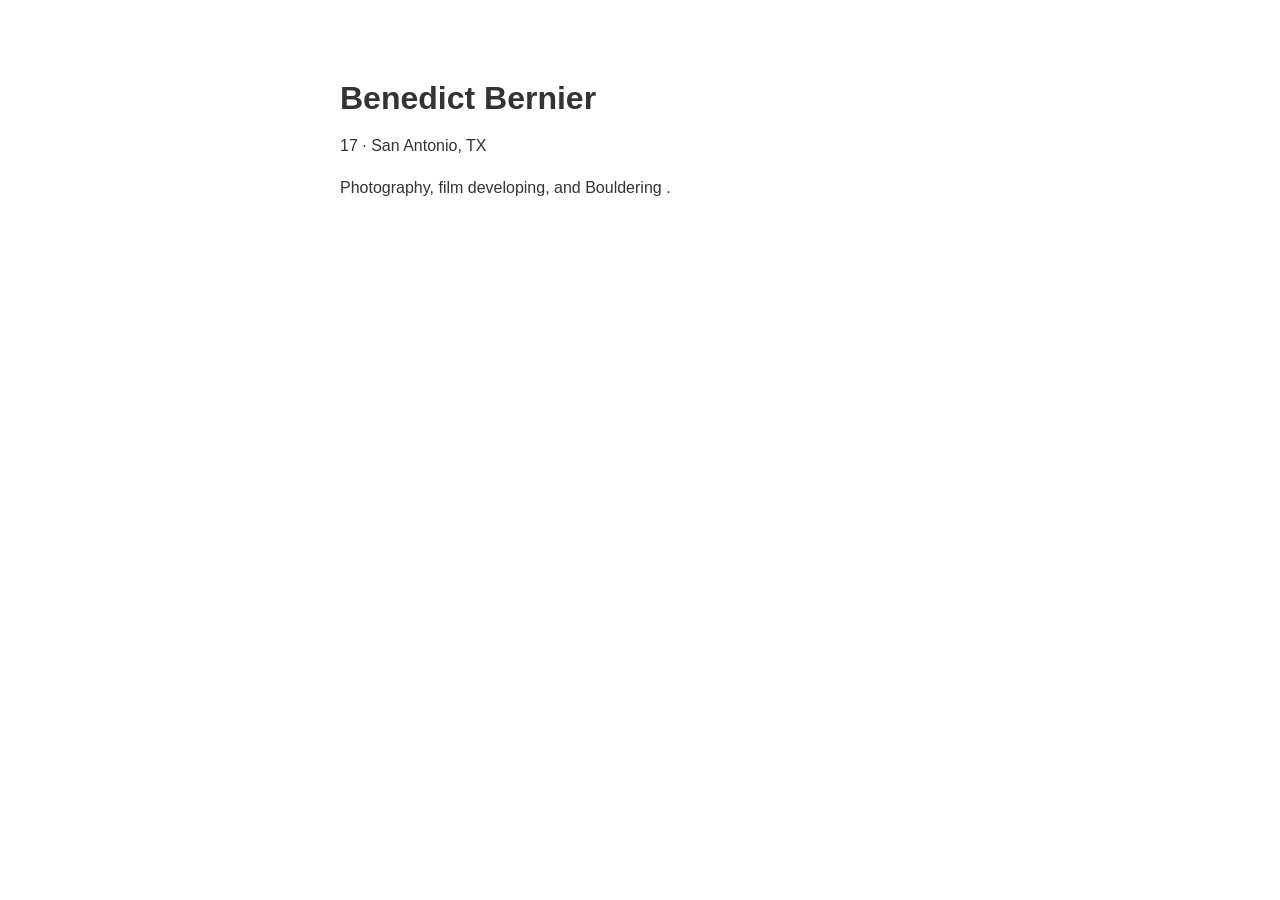
<file: index.html>
<!doctype html>
<html lang="en">
    <head>
        <meta charset="UTF-8" />
        <meta name="viewport" content="width=device-width, initial-scale=1.0" />
        <title>Benedict Bernier</title>
        <style>
            body {
                font-family: -apple-system, sans-serif;
                max-width: 600px;
                margin: 80px auto;
                padding: 0 20px;
                color: #333;
            }
            h1 {
                margin-bottom: 5px;
            }
            p {
                line-height: 1.6;
            }
            a {
                color: #0066cc;
            }
        </style>
    </head>
    <body>
        <h1>Benedict Bernier</h1>
        <p>17 · San Antonio, TX</p>
        <p>Photography, film developing, and Bouldering .</p>
    </body>
</html>
</file>
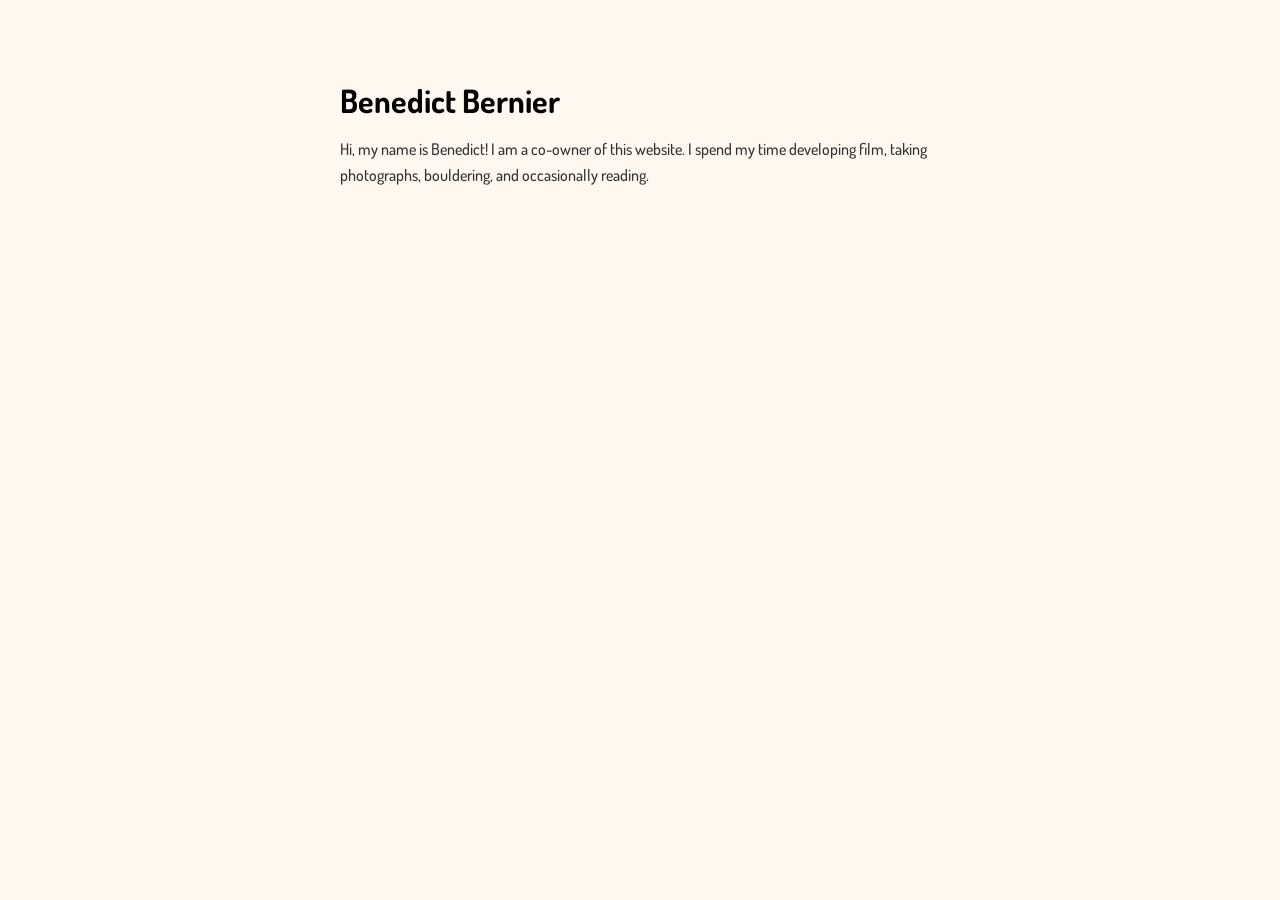
<file: benedict/index.html>
<!doctype html>
<html lang="en">
    <head>
        <meta charset="UTF-8" />
        <meta name="viewport" content="width=device-width, initial-scale=1.0" />
        <title>Benedict Bernier</title>
        <link
            href="https://fonts.googleapis.com/css2?family=Dosis:wght@500&display=swap"
            rel="stylesheet"
        />
        <style>
            body {
                font-family: "Dosis", sans-serif;
                font-weight: 500;
                max-width: 600px;
                margin: 80px auto;
                padding: 0 20px;
                color: #333;
                background-color: #fff8f0;
            }
            h1 {
                margin-bottom: 5px;
                color: black;
            }
            p {
                line-height: 1.6;
            }
            a {
                color: #0066cc;
            }
        </style>
    </head>
    <body>
        <h1>Benedict Bernier</h1>
        <p>
            Hi, my name is Benedict! I am a co-owner of this website. I spend my
            time developing film, taking photographs, bouldering, and
            occasionally reading.
        </p>
    </body>
</html>
</file>
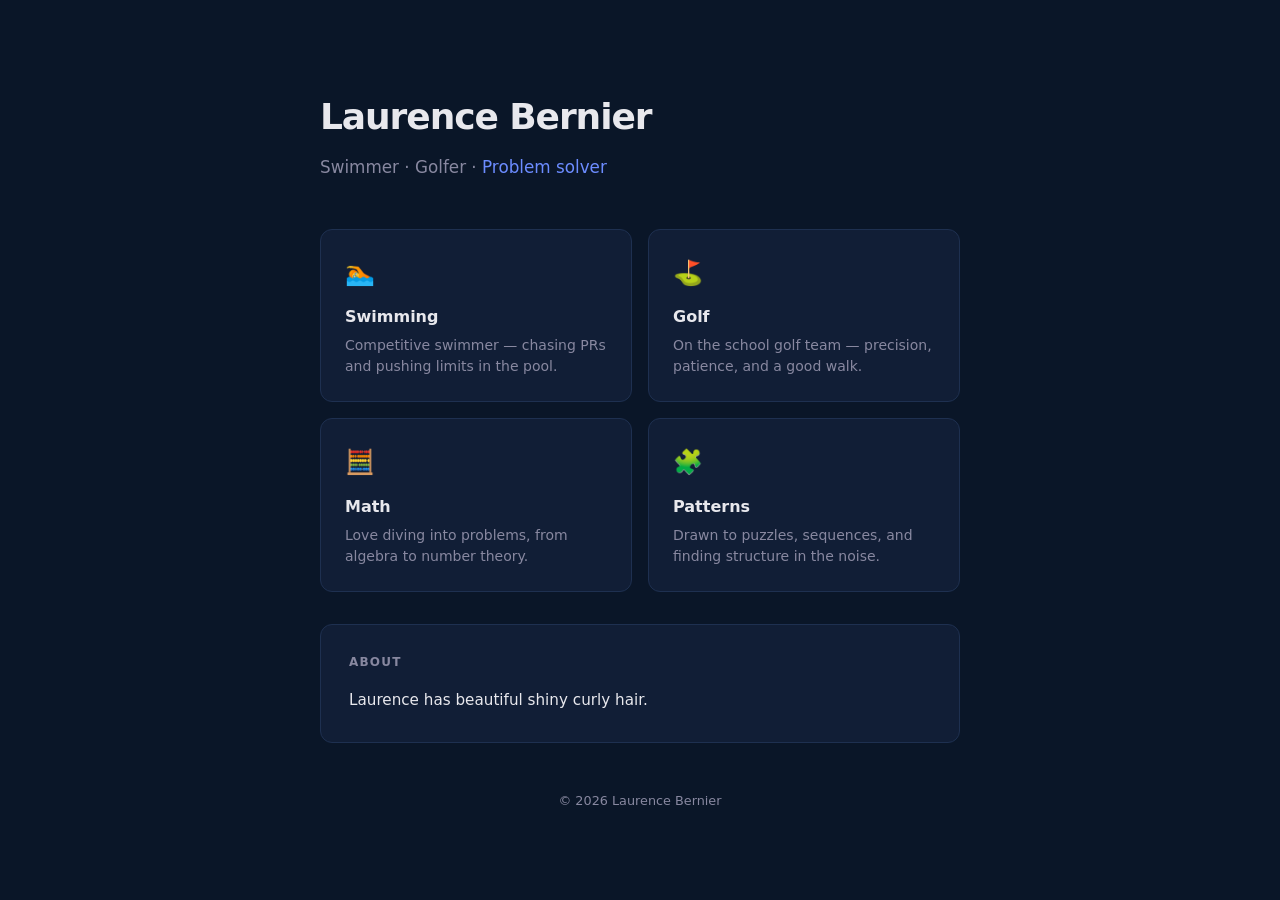
<file: laurence/index.html>
<!DOCTYPE html>
<html lang="en">
<head>
  <meta charset="UTF-8">
  <meta name="viewport" content="width=device-width, initial-scale=1.0">
  <title>Laurence Bernier</title>
  <style>
    *,
    *::before,
    *::after {
      margin: 0;
      padding: 0;
      box-sizing: border-box;
    }

    :root {
      --bg: #0a1628;
      --surface: #111e36;
      --border: #1e3050;
      --text: #e8e8ed;
      --text-muted: #8888a0;
      --accent: #6c8cff;
      --accent-glow: rgba(108, 140, 255, 0.12);
    }

    body {
      font-family: "Inter", -apple-system, BlinkMacSystemFont, "Segoe UI", system-ui, sans-serif;
      background: var(--bg);
      color: var(--text);
      min-height: 100vh;
      display: flex;
      align-items: center;
      justify-content: center;
      padding: 2rem;
      line-height: 1.6;
    }

    .container {
      max-width: 640px;
      width: 100%;
    }

    /* Header */
    .header {
      margin-bottom: 3rem;
    }

    .header h1 {
      font-size: 2.25rem;
      font-weight: 700;
      letter-spacing: -0.03em;
      margin-bottom: 0.5rem;
    }

    .header .tagline {
      color: var(--text-muted);
      font-size: 1.05rem;
      font-weight: 400;
    }

    .header .tagline span {
      color: var(--accent);
    }

    /* Divider */
    .divider {
      height: 1px;
      background: var(--border);
      margin: 2rem 0;
    }

    /* Cards */
    .cards {
      display: grid;
      grid-template-columns: 1fr 1fr;
      gap: 1rem;
      margin-bottom: 2rem;
    }

    .card {
      background: var(--surface);
      border: 1px solid var(--border);
      border-radius: 12px;
      padding: 1.5rem;
      transition: border-color 0.2s, box-shadow 0.2s;
    }

    .card:hover {
      border-color: var(--accent);
      box-shadow: 0 0 20px var(--accent-glow);
    }

    .card .icon {
      font-size: 1.5rem;
      margin-bottom: 0.75rem;
      display: block;
    }

    .card h2 {
      font-size: 1rem;
      font-weight: 600;
      margin-bottom: 0.35rem;
    }

    .card p {
      color: var(--text-muted);
      font-size: 0.875rem;
      line-height: 1.5;
    }

    /* About section */
    .about {
      background: var(--surface);
      border: 1px solid var(--border);
      border-radius: 12px;
      padding: 1.75rem;
      margin-bottom: 2rem;
    }

    .about h2 {
      font-size: 0.75rem;
      font-weight: 600;
      text-transform: uppercase;
      letter-spacing: 0.1em;
      color: var(--text-muted);
      margin-bottom: 1rem;
    }

    .about p {
      font-size: 0.95rem;
      color: var(--text);
      line-height: 1.7;
    }

    /* Footer */
    .footer {
      text-align: center;
      color: var(--text-muted);
      font-size: 0.8rem;
      padding-top: 1rem;
    }

    .footer a {
      color: var(--accent);
      text-decoration: none;
    }

    .footer a:hover {
      text-decoration: underline;
    }

    /* Responsive */
    @media (max-width: 480px) {
      .cards {
        grid-template-columns: 1fr;
      }

      .header h1 {
        font-size: 1.75rem;
      }
    }
  </style>
</head>
<body>
  <div class="container">
    <div class="header">
      <h1>Laurence Bernier</h1>
      <p class="tagline">Swimmer · Golfer · <span>Problem solver</span></p>
    </div>

    <div class="cards">
      <div class="card">
        <span class="icon">🏊</span>
        <h2>Swimming</h2>
        <p>Competitive swimmer — chasing PRs and pushing limits in the pool.</p>
      </div>
      <div class="card">
        <span class="icon">⛳</span>
        <h2>Golf</h2>
        <p>On the school golf team — precision, patience, and a good walk.</p>
      </div>
      <div class="card">
        <span class="icon">🧮</span>
        <h2>Math</h2>
        <p>Love diving into problems, from algebra to number theory.</p>
      </div>
      <div class="card">
        <span class="icon">🧩</span>
        <h2>Patterns</h2>
        <p>Drawn to puzzles, sequences, and finding structure in the noise.</p>
      </div>
    </div>

    <div class="about">
      <h2>About</h2>
      <p>
        Laurence has beautiful shiny curly hair.
      </p>
    </div>

    <div class="footer">
      <p>&copy; 2026 Laurence Bernier</p>
    </div>
  </div>
</body>
</html>
</file>
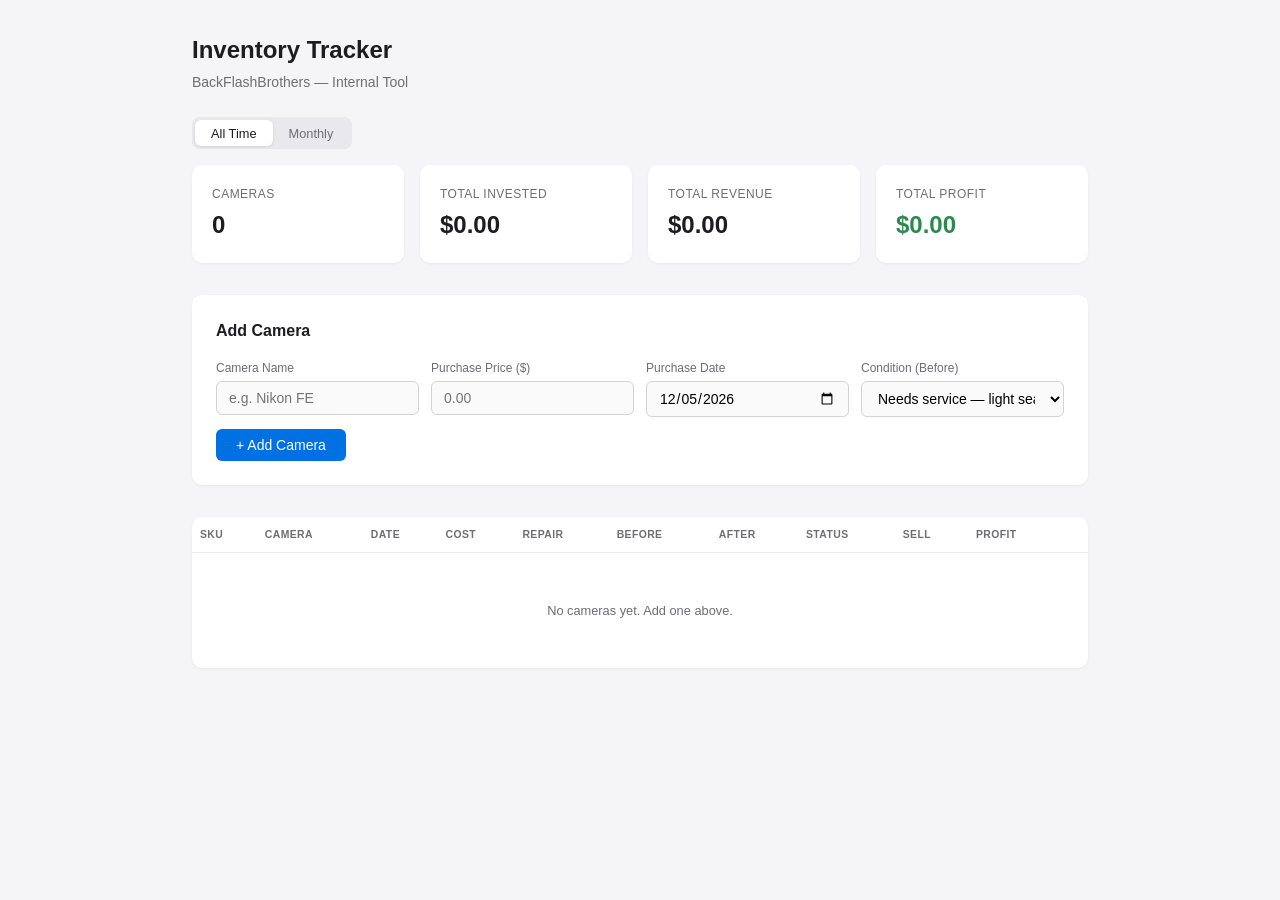
<file: tools/inventory.html>
<!DOCTYPE html>
<html lang="en">
<head>
  <meta charset="UTF-8">
  <meta name="viewport" content="width=device-width, initial-scale=1.0">
  <title>Inventory Tracker — BackFlashBrothers</title>
  <style>
    *, *::before, *::after { box-sizing: border-box; margin: 0; padding: 0; }

    body {
      font-family: -apple-system, BlinkMacSystemFont, "Segoe UI", Roboto, sans-serif;
      background: #f5f5f7;
      color: #1d1d1f;
      line-height: 1.5;
      padding: 2rem;
      max-width: 960px;
      margin: 0 auto;
    }

    h1 {
      font-size: 1.5rem;
      font-weight: 600;
      margin-bottom: 0.25rem;
    }

    .subtitle {
      color: #6e6e73;
      font-size: 0.875rem;
      margin-bottom: 1.5rem;
    }

    /* Summary cards */
    .summary {
      display: grid;
      grid-template-columns: repeat(auto-fit, minmax(180px, 1fr));
      gap: 1rem;
      margin-bottom: 2rem;
    }

    .summary-card {
      background: #fff;
      border-radius: 10px;
      padding: 1.25rem;
      box-shadow: 0 1px 3px rgba(0,0,0,0.06);
    }

    .summary-card .label {
      font-size: 0.75rem;
      text-transform: uppercase;
      letter-spacing: 0.04em;
      color: #6e6e73;
      margin-bottom: 0.25rem;
    }

    .summary-card .value {
      font-size: 1.5rem;
      font-weight: 600;
    }

    .summary-card .value.positive { color: #2d8a4e; }
    .summary-card .value.negative { color: #d43b3b; }

    /* Summary controls */
    .summary-controls {
      display: flex;
      align-items: center;
      gap: 1rem;
      margin-bottom: 1rem;
      flex-wrap: wrap;
    }

    .toggle-group {
      display: inline-flex;
      background: #e8e8ed;
      border-radius: 8px;
      padding: 3px;
    }

    .toggle-group button {
      padding: 0.35rem 1rem;
      border: none;
      border-radius: 6px;
      font-size: 0.8rem;
      font-weight: 500;
      font-family: inherit;
      cursor: pointer;
      background: transparent;
      color: #6e6e73;
      transition: all 0.15s;
    }

    .toggle-group button.active {
      background: #fff;
      color: #1d1d1f;
      box-shadow: 0 1px 3px rgba(0,0,0,0.1);
    }

    .month-picker {
      display: inline-flex;
      align-items: center;
      gap: 0.5rem;
    }

    .month-picker button {
      width: 28px;
      height: 28px;
      border: 1px solid #d2d2d7;
      border-radius: 6px;
      background: #fff;
      cursor: pointer;
      font-size: 0.875rem;
      display: inline-flex;
      align-items: center;
      justify-content: center;
      color: #1d1d1f;
      transition: background 0.15s;
    }

    .month-picker button:hover { background: #f0f0f5; }

    .month-picker .month-label {
      font-size: 0.875rem;
      font-weight: 500;
      min-width: 120px;
      text-align: center;
    }

    /* Form */
    .add-form {
      background: #fff;
      border-radius: 10px;
      padding: 1.5rem;
      box-shadow: 0 1px 3px rgba(0,0,0,0.06);
      margin-bottom: 2rem;
    }

    .add-form h2 {
      font-size: 1rem;
      font-weight: 600;
      margin-bottom: 1rem;
    }

    .form-row {
      display: grid;
      grid-template-columns: repeat(auto-fit, minmax(160px, 1fr));
      gap: 0.75rem;
      margin-bottom: 0.75rem;
    }

    .form-group label {
      display: block;
      font-size: 0.75rem;
      font-weight: 500;
      color: #6e6e73;
      margin-bottom: 0.25rem;
    }

    .form-group input, .form-group select {
      width: 100%;
      padding: 0.5rem 0.75rem;
      border: 1px solid #d2d2d7;
      border-radius: 6px;
      font-size: 0.875rem;
      font-family: inherit;
      background: #fafafa;
      transition: border-color 0.15s;
    }

    .form-group input:focus, .form-group select:focus {
      outline: none;
      border-color: #0071e3;
      box-shadow: 0 0 0 2px rgba(0,113,227,0.15);
    }

    .btn {
      display: inline-flex;
      align-items: center;
      gap: 0.35rem;
      padding: 0.5rem 1.25rem;
      border: none;
      border-radius: 6px;
      font-size: 0.875rem;
      font-weight: 500;
      cursor: pointer;
      font-family: inherit;
      transition: background 0.15s;
    }

    .btn-primary {
      background: #0071e3;
      color: #fff;
    }

    .btn-primary:hover { background: #0062c4; }

    .btn-danger {
      background: none;
      border: none;
      color: #d43b3b;
      cursor: pointer;
      font-size: 1rem;
      padding: 0;
      line-height: 1;
    }

    .btn-danger:hover { opacity: 0.7; }

    /* Inventory table */
    .table-wrap {
      background: #fff;
      border-radius: 10px;
      box-shadow: 0 1px 3px rgba(0,0,0,0.06);
    }

    table {
      width: 100%;
      border-collapse: collapse;
      font-size: 0.8rem;
    }

    thead th {
      text-align: left;
      padding: 0.6rem 0.5rem;
      font-size: 0.65rem;
      font-weight: 600;
      text-transform: uppercase;
      letter-spacing: 0.04em;
      color: #6e6e73;
      border-bottom: 1px solid #e8e8ed;
      white-space: nowrap;
    }

    tbody td {
      padding: 0.5rem;
      border-bottom: 1px solid #f0f0f5;
      vertical-align: middle;
      white-space: nowrap;
    }

    tbody tr:last-child td { border-bottom: none; }
    tbody tr:hover { background: #fafafe; }

    .empty-state {
      text-align: center;
      padding: 3rem 1rem;
      color: #6e6e73;
    }

    .cam-name { font-weight: 600; }

    .before-cond {
      color: #6e6e73;
      font-size: 0.75rem;
      cursor: help;
      position: relative;
    }

    .before-cond .tip {
      display: none;
      position: absolute;
      bottom: 100%;
      left: 50%;
      transform: translateX(-50%);
      background: #1d1d1f;
      color: #fff;
      font-size: 0.72rem;
      padding: 0.35rem 0.6rem;
      border-radius: 4px;
      white-space: nowrap;
      pointer-events: none;
      margin-bottom: 4px;
      z-index: 10;
    }

    .before-cond:hover .tip {
      display: block;
    }

    td select, td input[type="number"] {
      padding: 0.2rem 0.35rem;
      border: 1px solid #d2d2d7;
      border-radius: 4px;
      font-size: 0.78rem;
      font-family: inherit;
      background: #fafafa;
    }

    td select:focus, td input:focus {
      outline: none;
      border-color: #0071e3;
    }

    td input[type="number"] { width: 70px; }

    .profit { font-weight: 600; color: #2d8a4e; }
    .profit.negative { color: #d43b3b; }
    .profit.none { color: #6e6e73; font-weight: 400; }

    /* Responsive tweaks */
    @media (max-width: 640px) {
      body { padding: 1rem; }
      .form-row { grid-template-columns: 1fr 1fr; }
    }
  </style>
</head>
<body>

  <h1>Inventory Tracker</h1>
  <p class="subtitle">BackFlashBrothers — Internal Tool</p>

  <!-- Summary -->
  <div class="summary-controls">
    <div class="toggle-group">
      <button class="active" onclick="setView('total')">All Time</button>
      <button onclick="setView('monthly')">Monthly</button>
    </div>
    <div class="month-picker" id="month-picker" style="display:none;">
      <button onclick="shiftMonth(-1)">&larr;</button>
      <span class="month-label" id="month-label"></span>
      <button onclick="shiftMonth(1)">&rarr;</button>
    </div>
  </div>
  <div class="summary">
    <div class="summary-card">
      <div class="label" id="label-count">Cameras</div>
      <div class="value" id="stat-count">0</div>
    </div>
    <div class="summary-card">
      <div class="label" id="label-invested">Total Invested</div>
      <div class="value" id="stat-invested">$0</div>
    </div>
    <div class="summary-card">
      <div class="label" id="label-revenue">Total Revenue</div>
      <div class="value" id="stat-revenue">$0</div>
    </div>
    <div class="summary-card">
      <div class="label" id="label-profit">Total Profit</div>
      <div class="value" id="stat-profit">$0</div>
    </div>
  </div>

  <!-- Add Camera Form -->
  <div class="add-form">
    <h2>Add Camera</h2>
    <form id="camera-form">
      <div class="form-row">
        <div class="form-group">
          <label for="f-name">Camera Name</label>
          <input type="text" id="f-name" placeholder="e.g. Nikon FE" required>
        </div>
        <div class="form-group">
          <label for="f-purchase-price">Purchase Price ($)</label>
          <input type="number" id="f-purchase-price" min="0" step="0.01" placeholder="0.00" required>
        </div>
        <div class="form-group">
          <label for="f-purchase-date">Purchase Date</label>
          <input type="date" id="f-purchase-date" required>
        </div>
        <div class="form-group">
          <label for="f-condition">Condition (Before)</label>
          <select id="f-condition">
            <option>Non-functional — won't fire or advance</option>
            <option>Mechanical issues — shutter, advance, or meter problems</option>
            <option selected>Needs service — light seals, cleaning, minor fixes</option>
            <option>Functional but rough — works with cosmetic wear or quirks</option>
          </select>
        </div>
      </div>
      <button type="submit" class="btn btn-primary">+ Add Camera</button>
    </form>
  </div>

  <!-- Inventory -->
  <div class="table-wrap">
    <table>
      <thead>
        <tr>
          <th>SKU</th>
          <th>Camera</th>
          <th>Date</th>
          <th>Cost</th>
          <th>Repair</th>
          <th>Before</th>
          <th>After</th>
          <th>Status</th>
          <th>Sell</th>
          <th>Profit</th>
          <th></th>
        </tr>
      </thead>
      <tbody id="inventory-body">
        <tr><td colspan="11" class="empty-state">No cameras yet. Add one above.</td></tr>
      </tbody>
    </table>
  </div>

  <script>
    const STORAGE_KEY = 'bfb_inventory';
    const STATUS_OPTIONS = ['Needs Work', 'In Progress', 'Ready to Sell', 'Sold'];

    function generateSku() {
      return String(Math.floor(1000 + Math.random() * 9000));
    }
    const CONDITION_AFTER_OPTIONS = [
      '',
      'Poor',
      'Fair',
      'Good',
      'Excellent',
      'Like New',
    ];

    let viewMode = 'total'; // 'total' or 'monthly'
    let viewYear = new Date().getFullYear();
    let viewMonth = new Date().getMonth(); // 0-indexed

    function load() {
      let cameras;
      try { cameras = JSON.parse(localStorage.getItem(STORAGE_KEY)) || []; }
      catch { cameras = []; }
      // Backfill SKU for existing cameras
      let changed = false;
      cameras.forEach(c => { if (!c.sku) { c.sku = generateSku(); changed = true; } });
      if (changed) save(cameras);
      return cameras;
    }

    function setView(mode) {
      viewMode = mode;
      document.querySelectorAll('.toggle-group button').forEach((btn, i) => {
        btn.classList.toggle('active', (i === 0 && mode === 'total') || (i === 1 && mode === 'monthly'));
      });
      document.getElementById('month-picker').style.display = mode === 'monthly' ? 'inline-flex' : 'none';
      render();
    }

    function shiftMonth(delta) {
      viewMonth += delta;
      if (viewMonth > 11) { viewMonth = 0; viewYear++; }
      if (viewMonth < 0) { viewMonth = 11; viewYear--; }
      render();
    }

    function monthName(m, y) {
      return new Date(y, m).toLocaleString('en-US', { month: 'long', year: 'numeric' });
    }

    function cameraInMonth(cam, year, month) {
      if (!cam.purchaseDate) return false;
      const d = new Date(cam.purchaseDate + 'T00:00:00');
      return d.getFullYear() === year && d.getMonth() === month;
    }

    function save(cameras) {
      localStorage.setItem(STORAGE_KEY, JSON.stringify(cameras));
    }

    function statusClass(status) {
      return 'status-' + status.toLowerCase().replace(/ /g, '-');
    }

    function formatMoney(n) {
      const val = Number(n) || 0;
      return (val < 0 ? '-$' : '$') + Math.abs(val).toFixed(2);
    }

    function formatDate(iso) {
      if (!iso) return '';
      const [y, m, d] = iso.split('-');
      return `${m}/${d}/${y}`;
    }

    const BEFORE_ABBREV = {
      "Non-functional — won't fire or advance": 'Non-func',
      "Mechanical issues — shutter, advance, or meter problems": 'Mech iss',
      "Needs service — light seals, cleaning, minor fixes": 'Needs svc',
      "Functional but rough — works with cosmetic wear or quirks": 'Func/rough',
    };

    function abbrevBefore(full) {
      return BEFORE_ABBREV[full] || full || '—';
    }

    function formatShortDate(iso) {
      if (!iso) return '';
      const [y, m, d] = iso.split('-');
      return `${m}/${d}`;
    }

    function renderRow(cam, idx) {
      const totalCost = (Number(cam.purchasePrice) || 0) + (Number(cam.repairCost) || 0);
      const profit = cam.status === 'Sold' ? (Number(cam.sellPrice) || 0) - totalCost : null;
      const profitClass = profit !== null ? (profit >= 0 ? '' : 'negative') : 'none';
      const profitText = profit !== null ? formatMoney(profit) : '—';

      const statusOptions = STATUS_OPTIONS.map(s =>
        `<option${s === cam.status ? ' selected' : ''}>${s}</option>`
      ).join('');

      const conditionOptions = CONDITION_AFTER_OPTIONS.map(c =>
        `<option value="${esc(c)}"${c === (cam.conditionAfter || '') ? ' selected' : ''}>${c || '—'}</option>`
      ).join('');

      const beforeFull = cam.conditionBefore || cam.condition || '';

      return `<tr>
        <td style="font-family:monospace;font-size:0.75rem;color:#6e6e73">${esc(cam.sku || '—')}</td>
        <td class="cam-name">${esc(cam.name)}</td>
        <td>${formatShortDate(cam.purchaseDate)}</td>
        <td>${formatMoney(cam.purchasePrice)}</td>
        <td><input type="number" min="0" step="0.01" value="${cam.repairCost || ''}" placeholder="0" onchange="updateField(${idx},'repairCost',this.value)"></td>
        <td><span class="before-cond">${esc(abbrevBefore(beforeFull))}<span class="tip">${esc(beforeFull)}</span></span></td>
        <td><select onchange="updateField(${idx},'conditionAfter',this.value)">${conditionOptions}</select></td>
        <td><select onchange="updateField(${idx},'status',this.value)">${statusOptions}</select></td>
        <td><input type="number" min="0" step="0.01" value="${cam.sellPrice || ''}" placeholder="—" onchange="updateField(${idx},'sellPrice',this.value)"></td>
        <td class="profit ${profitClass}">${profitText}</td>
        <td><button class="btn-danger" onclick="deleteCam(${idx})">&times;</button></td>
      </tr>`;
    }

    function esc(str) {
      const el = document.createElement('span');
      el.textContent = str;
      return el.innerHTML;
    }

    function render() {
      const cameras = load();
      const tbody = document.getElementById('inventory-body');

      if (cameras.length === 0) {
        tbody.innerHTML = '<tr><td colspan="11" class="empty-state">No cameras yet. Add one above.</td></tr>';
      } else {
        const isMonthlyView = viewMode === 'monthly';
        const visible = isMonthlyView ? cameras.filter(c => cameraInMonth(c, viewYear, viewMonth)) : cameras;
        tbody.innerHTML = visible.map((cam) => {
          const origIdx = cameras.indexOf(cam);
          return renderRow(cam, origIdx);
        }).join('');
        if (visible.length === 0) {
          tbody.innerHTML = '<tr><td colspan="11" class="empty-state">No cameras this month.</td></tr>';
        }
      }

      // Summary — filter by view mode
      const isMonthly = viewMode === 'monthly';
      const filtered = isMonthly ? cameras.filter(c => cameraInMonth(c, viewYear, viewMonth)) : cameras;

      let invested = 0, revenue = 0, profit = 0, count = filtered.length;
      filtered.forEach(c => {
        const cost = (Number(c.purchasePrice) || 0) + (Number(c.repairCost) || 0);
        invested += cost;
        if (c.status === 'Sold') {
          const sp = Number(c.sellPrice) || 0;
          revenue += sp;
          profit += sp - cost;
        }
      });

      const prefix = isMonthly ? 'Monthly' : 'Total';
      document.getElementById('label-count').textContent = isMonthly ? 'Cameras (Month)' : 'Cameras';
      document.getElementById('label-invested').textContent = prefix + ' Invested';
      document.getElementById('label-revenue').textContent = prefix + ' Revenue';
      document.getElementById('label-profit').textContent = prefix + ' Profit';

      document.getElementById('stat-count').textContent = count;
      document.getElementById('stat-invested').textContent = formatMoney(invested);
      document.getElementById('stat-revenue').textContent = formatMoney(revenue);

      const profitEl = document.getElementById('stat-profit');
      profitEl.textContent = formatMoney(profit);
      profitEl.className = 'value ' + (profit >= 0 ? 'positive' : 'negative');

      // Update month label
      document.getElementById('month-label').textContent = monthName(viewMonth, viewYear);
    }

    function updateField(idx, field, value) {
      const cameras = load();
      if (!cameras[idx]) return;
      cameras[idx][field] = value;
      save(cameras);
      render();
    }

    function deleteCam(idx) {
      if (!confirm('Delete this camera?')) return;
      const cameras = load();
      cameras.splice(idx, 1);
      save(cameras);
      render();
    }

    // Form
    document.getElementById('camera-form').addEventListener('submit', function(e) {
      e.preventDefault();
      const cameras = load();
      cameras.push({
        sku: generateSku(),
        name: document.getElementById('f-name').value.trim(),
        purchasePrice: document.getElementById('f-purchase-price').value,
        purchaseDate: document.getElementById('f-purchase-date').value,
        conditionBefore: document.getElementById('f-condition').value,
        status: 'Needs Work',
        repairCost: '',
        conditionAfter: '',
        sellPrice: '',
      });
      save(cameras);
      this.reset();
      // Default date to today for next entry
      document.getElementById('f-purchase-date').valueAsDate = new Date();
      render();
    });

    // Set default date to today
    document.getElementById('f-purchase-date').valueAsDate = new Date();

    // Initial render
    render();
  </script>
</body>
</html>
</file>
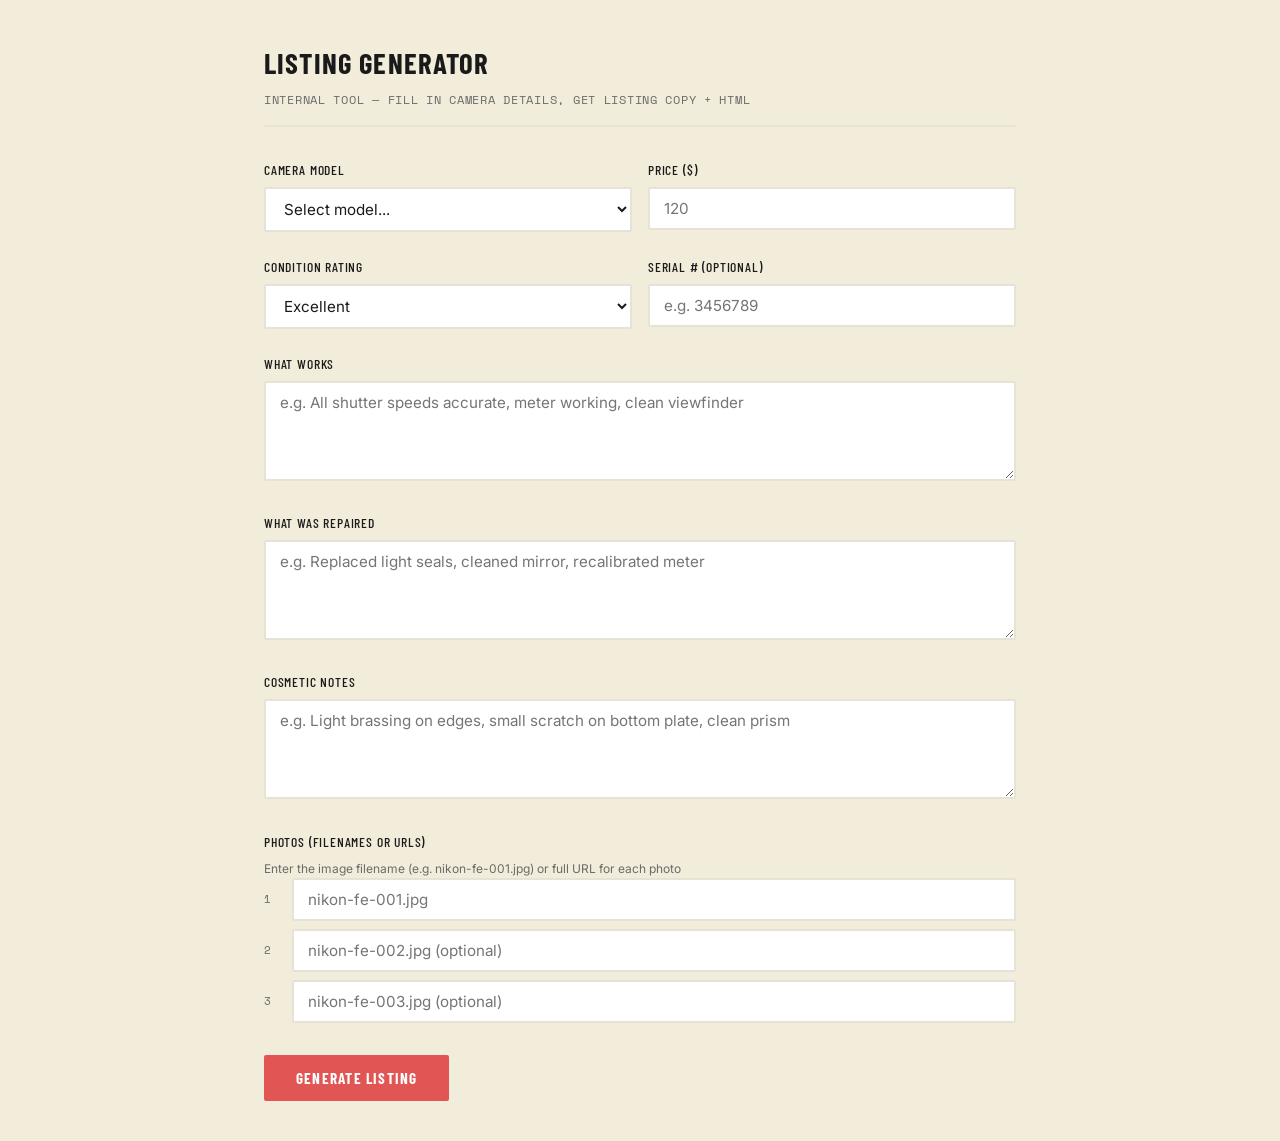
<file: tools/listing-template.html>
<!DOCTYPE html>
<html lang="en">
<head>
  <meta charset="UTF-8">
  <meta name="viewport" content="width=device-width, initial-scale=1.0">
  <title>Listing Generator — BackFlashBrothers</title>
  <link href="https://fonts.googleapis.com/css2?family=Barlow+Condensed:wght@500;700&family=Inter:wght@400;500;600&family=Space+Mono:wght@400;700&display=swap" rel="stylesheet">
  <style>
    :root {
      --black: #1A1A1A;
      --amber: #E25555;
      --sienna: #C94444;
      --cream: #F2EDDA;
      --white: #FFFFFF;
      --gray: #6B6B6B;
      --light-gray: #E6E3D6;
      --olive: #6B7A4E;
    }

    * { margin: 0; padding: 0; box-sizing: border-box; }

    body {
      font-family: 'Inter', sans-serif;
      background: var(--cream);
      color: var(--black);
      line-height: 1.6;
    }

    h1, h2, h3, h4 {
      font-family: 'Barlow Condensed', sans-serif;
      font-weight: 700;
      text-transform: uppercase;
      letter-spacing: 0.04em;
    }

    .mono { font-family: 'Space Mono', monospace; }

    .wrapper {
      max-width: 800px;
      margin: 0 auto;
      padding: 40px 24px;
    }

    header {
      margin-bottom: 32px;
      border-bottom: 2px solid var(--light-gray);
      padding-bottom: 16px;
    }

    header h1 { font-size: 1.8rem; }

    header p {
      font-family: 'Space Mono', monospace;
      font-size: 0.75rem;
      color: var(--gray);
      text-transform: uppercase;
      letter-spacing: 0.06em;
      margin-top: 4px;
    }

    /* Form */
    .form-section { margin-bottom: 24px; }

    label {
      display: block;
      font-family: 'Barlow Condensed', sans-serif;
      font-weight: 500;
      text-transform: uppercase;
      letter-spacing: 0.06em;
      font-size: 0.85rem;
      margin-bottom: 6px;
      color: var(--black);
    }

    input, select, textarea {
      width: 100%;
      padding: 10px 14px;
      border: 2px solid var(--light-gray);
      background: var(--white);
      font-family: 'Inter', sans-serif;
      font-size: 0.95rem;
      color: var(--black);
      border-radius: 2px;
    }

    input:focus, select:focus, textarea:focus {
      outline: none;
      border-color: var(--amber);
    }

    textarea { min-height: 100px; resize: vertical; }

    .form-row {
      display: grid;
      grid-template-columns: 1fr 1fr;
      gap: 16px;
    }

    .photo-inputs { display: flex; flex-direction: column; gap: 8px; }

    .photo-input-row {
      display: flex;
      align-items: center;
      gap: 8px;
    }

    .photo-input-row input { flex: 1; }

    .photo-input-row .photo-label {
      font-family: 'Space Mono', monospace;
      font-size: 0.7rem;
      color: var(--gray);
      min-width: 20px;
    }

    .photo-preview {
      display: flex;
      gap: 8px;
      margin-top: 8px;
    }

    .photo-preview img {
      max-height: 80px;
      border-radius: 2px;
      border: 1px solid var(--light-gray);
    }

    .hint {
      font-size: 0.75rem;
      color: var(--gray);
      margin-top: 4px;
    }

    .btn {
      display: inline-block;
      font-family: 'Barlow Condensed', sans-serif;
      font-weight: 700;
      text-transform: uppercase;
      letter-spacing: 0.08em;
      padding: 14px 32px;
      border: none;
      cursor: pointer;
      font-size: 0.95rem;
      background: var(--amber);
      color: var(--white);
      border-radius: 2px;
      margin-top: 8px;
    }

    .btn:hover { background: var(--sienna); }

    .btn-outline {
      background: transparent;
      color: var(--black);
      border: 2px solid var(--light-gray);
      padding: 8px 16px;
      font-size: 0.8rem;
    }

    .btn-outline:hover { border-color: var(--amber); }

    /* Output */
    #output { display: none; margin-top: 40px; }

    .output-block {
      background: var(--white);
      border-radius: 4px;
      padding: 24px;
      margin-bottom: 24px;
    }

    .output-block h3 {
      font-size: 1.1rem;
      margin-bottom: 4px;
    }

    .output-block .output-desc {
      font-family: 'Space Mono', monospace;
      font-size: 0.7rem;
      color: var(--gray);
      margin-bottom: 16px;
    }

    .output-content {
      background: var(--cream);
      padding: 16px;
      border-radius: 2px;
      font-size: 0.9rem;
      line-height: 1.7;
      white-space: pre-wrap;
      word-wrap: break-word;
      position: relative;
    }

    .output-content.html-output {
      font-family: 'Space Mono', monospace;
      font-size: 0.75rem;
      line-height: 1.5;
    }

    .copy-btn {
      position: absolute;
      top: 8px;
      right: 8px;
      background: var(--black);
      color: var(--cream);
      border: none;
      font-family: 'Space Mono', monospace;
      font-size: 0.65rem;
      text-transform: uppercase;
      letter-spacing: 0.06em;
      padding: 4px 10px;
      border-radius: 2px;
      cursor: pointer;
    }

    .copy-btn:hover { background: var(--amber); }

    .preview-section {
      margin-top: 16px;
      padding-top: 16px;
      border-top: 1px solid var(--light-gray);
    }

    .preview-section h4 {
      font-size: 0.85rem;
      margin-bottom: 12px;
      color: var(--gray);
    }

    /* Card preview */
    .preview-card {
      background: var(--white);
      border-radius: 4px;
      overflow: hidden;
      max-width: 320px;
      box-shadow: 0 2px 8px rgba(0,0,0,0.08);
    }

    .preview-card .card-img {
      width: 100%;
      aspect-ratio: 4/3;
      background: var(--light-gray);
      display: flex;
      align-items: center;
      justify-content: center;
      color: var(--gray);
      font-family: 'Space Mono', monospace;
      font-size: 0.85rem;
      overflow: hidden;
    }

    .preview-card .card-img img {
      width: 100%;
      height: 100%;
      object-fit: cover;
    }

    .preview-card .card-body { padding: 20px; }

    .preview-card .badge {
      display: inline-block;
      font-family: 'Space Mono', monospace;
      font-size: 0.7rem;
      text-transform: uppercase;
      letter-spacing: 0.08em;
      padding: 4px 10px;
      border-radius: 2px;
      background: var(--olive);
      color: var(--cream);
    }

    .preview-card .card-model {
      font-family: 'Barlow Condensed', sans-serif;
      font-size: 1.3rem;
      font-weight: 700;
      text-transform: uppercase;
      letter-spacing: 0.03em;
    }

    .preview-card .card-condition {
      font-family: 'Space Mono', monospace;
      font-size: 0.75rem;
      text-transform: uppercase;
      letter-spacing: 0.06em;
      color: var(--amber);
      margin: 6px 0 12px;
    }

    .preview-card .card-footer {
      display: flex;
      align-items: center;
      justify-content: space-between;
      margin-top: 16px;
    }

    .preview-card .card-price {
      font-family: 'Barlow Condensed', sans-serif;
      font-size: 1.5rem;
      font-weight: 700;
    }

    .preview-card .card-buy {
      display: inline-block;
      font-family: 'Barlow Condensed', sans-serif;
      font-weight: 700;
      text-transform: uppercase;
      letter-spacing: 0.08em;
      padding: 14px 32px;
      background: var(--amber);
      color: var(--white);
      font-size: 0.95rem;
      border-radius: 0;
      border: none;
    }

    @media (max-width: 600px) {
      .form-row { grid-template-columns: 1fr; }
    }
  </style>
</head>
<body>

<div class="wrapper">
  <header>
    <h1>Listing Generator</h1>
    <p>Internal tool — fill in camera details, get listing copy + HTML</p>
  </header>

  <form id="listing-form">
    <div class="form-section">
      <div class="form-row">
        <div>
          <label for="model">Camera Model</label>
          <select id="model">
            <option value="">Select model...</option>
            <option value="Nikon FE">Nikon FE</option>
            <option value="Nikon FM">Nikon FM</option>
            <option value="Nikon F2">Nikon F2</option>
          </select>
        </div>
        <div>
          <label for="price">Price ($)</label>
          <input type="number" id="price" placeholder="120" min="1">
        </div>
      </div>
    </div>

    <div class="form-section">
      <div class="form-row">
        <div>
          <label for="condition">Condition Rating</label>
          <select id="condition">
            <option value="Excellent">Excellent</option>
            <option value="Good">Good</option>
            <option value="Fair">Fair</option>
          </select>
        </div>
        <div>
          <label for="serial">Serial # (optional)</label>
          <input type="text" id="serial" placeholder="e.g. 3456789">
        </div>
      </div>
    </div>

    <div class="form-section">
      <label for="works">What works</label>
      <textarea id="works" placeholder="e.g. All shutter speeds accurate, meter working, clean viewfinder"></textarea>
    </div>

    <div class="form-section">
      <label for="repaired">What was repaired</label>
      <textarea id="repaired" placeholder="e.g. Replaced light seals, cleaned mirror, recalibrated meter"></textarea>
    </div>

    <div class="form-section">
      <label for="cosmetic">Cosmetic notes</label>
      <textarea id="cosmetic" placeholder="e.g. Light brassing on edges, small scratch on bottom plate, clean prism"></textarea>
    </div>

    <div class="form-section">
      <label>Photos (filenames or URLs)</label>
      <p class="hint">Enter the image filename (e.g. nikon-fe-001.jpg) or full URL for each photo</p>
      <div class="photo-inputs">
        <div class="photo-input-row">
          <span class="photo-label">1</span>
          <input type="text" class="photo-url" placeholder="nikon-fe-001.jpg">
        </div>
        <div class="photo-input-row">
          <span class="photo-label">2</span>
          <input type="text" class="photo-url" placeholder="nikon-fe-002.jpg (optional)">
        </div>
        <div class="photo-input-row">
          <span class="photo-label">3</span>
          <input type="text" class="photo-url" placeholder="nikon-fe-003.jpg (optional)">
        </div>
      </div>
    </div>

    <button type="submit" class="btn">Generate Listing</button>
  </form>

  <div id="output">
    <h2 style="margin-bottom: 24px;">Generated Listing</h2>

    <!-- Website Description -->
    <div class="output-block">
      <h3>Website Description</h3>
      <p class="output-desc">Copy for the shop page or product detail</p>
      <div class="output-content" id="out-description">
        <button class="copy-btn" onclick="copyText('out-description')">Copy</button>
      </div>
    </div>

    <!-- Instagram Caption -->
    <div class="output-block">
      <h3>Instagram Caption</h3>
      <p class="output-desc">Ready to paste into IG</p>
      <div class="output-content" id="out-instagram">
        <button class="copy-btn" onclick="copyText('out-instagram')">Copy</button>
      </div>
    </div>

    <!-- Shop HTML -->
    <div class="output-block">
      <h3>Shop Page HTML</h3>
      <p class="output-desc">Paste inside the shop-grid div in shop.html</p>
      <div class="output-content html-output" id="out-html">
        <button class="copy-btn" onclick="copyText('out-html')">Copy</button>
      </div>
      <div class="preview-section">
        <h4>Card Preview</h4>
        <div class="preview-card" id="card-preview"></div>
      </div>
    </div>
  </div>
</div>

<script>
  const form = document.getElementById('listing-form');

  form.addEventListener('submit', function(e) {
    e.preventDefault();

    const model = document.getElementById('model').value;
    const price = document.getElementById('price').value;
    const condition = document.getElementById('condition').value;
    const serial = document.getElementById('serial').value.trim();
    const works = document.getElementById('works').value.trim();
    const repaired = document.getElementById('repaired').value.trim();
    const cosmetic = document.getElementById('cosmetic').value.trim();

    if (!model || !price) {
      alert('Model and price are required.');
      return;
    }

    const photos = [];
    document.querySelectorAll('.photo-url').forEach(function(input) {
      if (input.value.trim()) photos.push(input.value.trim());
    });

    // Build website description
    const descParts = [];
    descParts.push(model + (serial ? ' (S/N ' + serial + ')' : ''));
    descParts.push('Condition: ' + condition);
    descParts.push('Price: $' + price);
    descParts.push('');
    if (works) descParts.push('Tested & Working:\n' + works);
    if (repaired) descParts.push('\nRepairs Performed:\n' + repaired);
    if (cosmetic) descParts.push('\nCosmetic Notes:\n' + cosmetic);
    descParts.push('\nEvery camera is tested with a roll of film before listing. Ships within 2 business days.');

    const description = descParts.join('\n');

    // Build Instagram caption
    const igParts = [];
    igParts.push('JUST LISTED: ' + model + ' — $' + price);
    igParts.push('');
    igParts.push('Condition: ' + condition);
    if (works) igParts.push(works);
    if (cosmetic) igParts.push(cosmetic);
    igParts.push('');
    igParts.push('Repaired, tested, and ready to shoot.');
    igParts.push('DM to buy or link in bio.');
    igParts.push('');
    igParts.push('#backflashbrothers #filmcamera #' + model.replace(/\s+/g, '').toLowerCase() + ' #shootfilm #35mm #filmisnotdead #filmphotography #vintagecamera #nikon #sanantonio');

    const instagram = igParts.join('\n');

    // Build shop page HTML
    const photoSrc = photos.length > 0 ? photos[0] : '';
    const imgContent = photoSrc
      ? '<img src="' + escapeHtml(photoSrc) + '" alt="' + escapeHtml(model) + '" style="width:100%;height:100%;object-fit:cover;">'
      : '[ camera photo ]';

    const htmlSnippet =
      '<div class="camera-card">\n' +
      '  <div class="card-img">' + imgContent + '</div>\n' +
      '  <div class="card-body">\n' +
      '    <span class="badge badge-available">Available</span>\n' +
      '    <div class="card-model">' + escapeHtml(model) + '</div>\n' +
      '    <div class="card-condition">' + escapeHtml(condition) + '</div>\n' +
      '    <div class="card-footer">\n' +
      '      <span class="card-price">$' + escapeHtml(price) + '</span>\n' +
      '      <button class="btn btn-primary buy-btn" data-camera="' + escapeHtml(model) + '" data-price="$' + escapeHtml(price) + '">Buy</button>\n' +
      '    </div>\n' +
      '  </div>\n' +
      '</div>';

    // Render outputs
    document.getElementById('out-description').innerHTML =
      '<button class="copy-btn" onclick="copyText(\'out-description\')">Copy</button>' + escapeHtml(description);

    document.getElementById('out-instagram').innerHTML =
      '<button class="copy-btn" onclick="copyText(\'out-instagram\')">Copy</button>' + escapeHtml(instagram);

    document.getElementById('out-html').innerHTML =
      '<button class="copy-btn" onclick="copyText(\'out-html\')">Copy</button>' + escapeHtml(htmlSnippet);

    // Render card preview
    const preview = document.getElementById('card-preview');
    const previewImg = photoSrc
      ? '<img src="' + escapeHtml(photoSrc) + '" alt="' + escapeHtml(model) + '">'
      : '[ camera photo ]';

    preview.innerHTML =
      '<div class="card-img">' + previewImg + '</div>' +
      '<div class="card-body">' +
      '  <span class="badge">Available</span>' +
      '  <div class="card-model">' + escapeHtml(model) + '</div>' +
      '  <div class="card-condition">' + escapeHtml(condition) + '</div>' +
      '  <div class="card-footer">' +
      '    <span class="card-price">$' + escapeHtml(price) + '</span>' +
      '    <span class="card-buy">Buy</span>' +
      '  </div>' +
      '</div>';

    document.getElementById('output').style.display = 'block';
    document.getElementById('output').scrollIntoView({ behavior: 'smooth' });
  });

  function escapeHtml(str) {
    const div = document.createElement('div');
    div.textContent = str;
    return div.innerHTML;
  }

  function copyText(id) {
    const el = document.getElementById(id);
    // Get text content excluding the copy button
    const clone = el.cloneNode(true);
    const btn = clone.querySelector('.copy-btn');
    if (btn) btn.remove();
    const text = clone.textContent;

    navigator.clipboard.writeText(text).then(function() {
      const copyBtn = el.querySelector('.copy-btn');
      copyBtn.textContent = 'Copied!';
      setTimeout(function() { copyBtn.textContent = 'Copy'; }, 1500);
    });
  }
</script>

</body>
</html>
</file>
